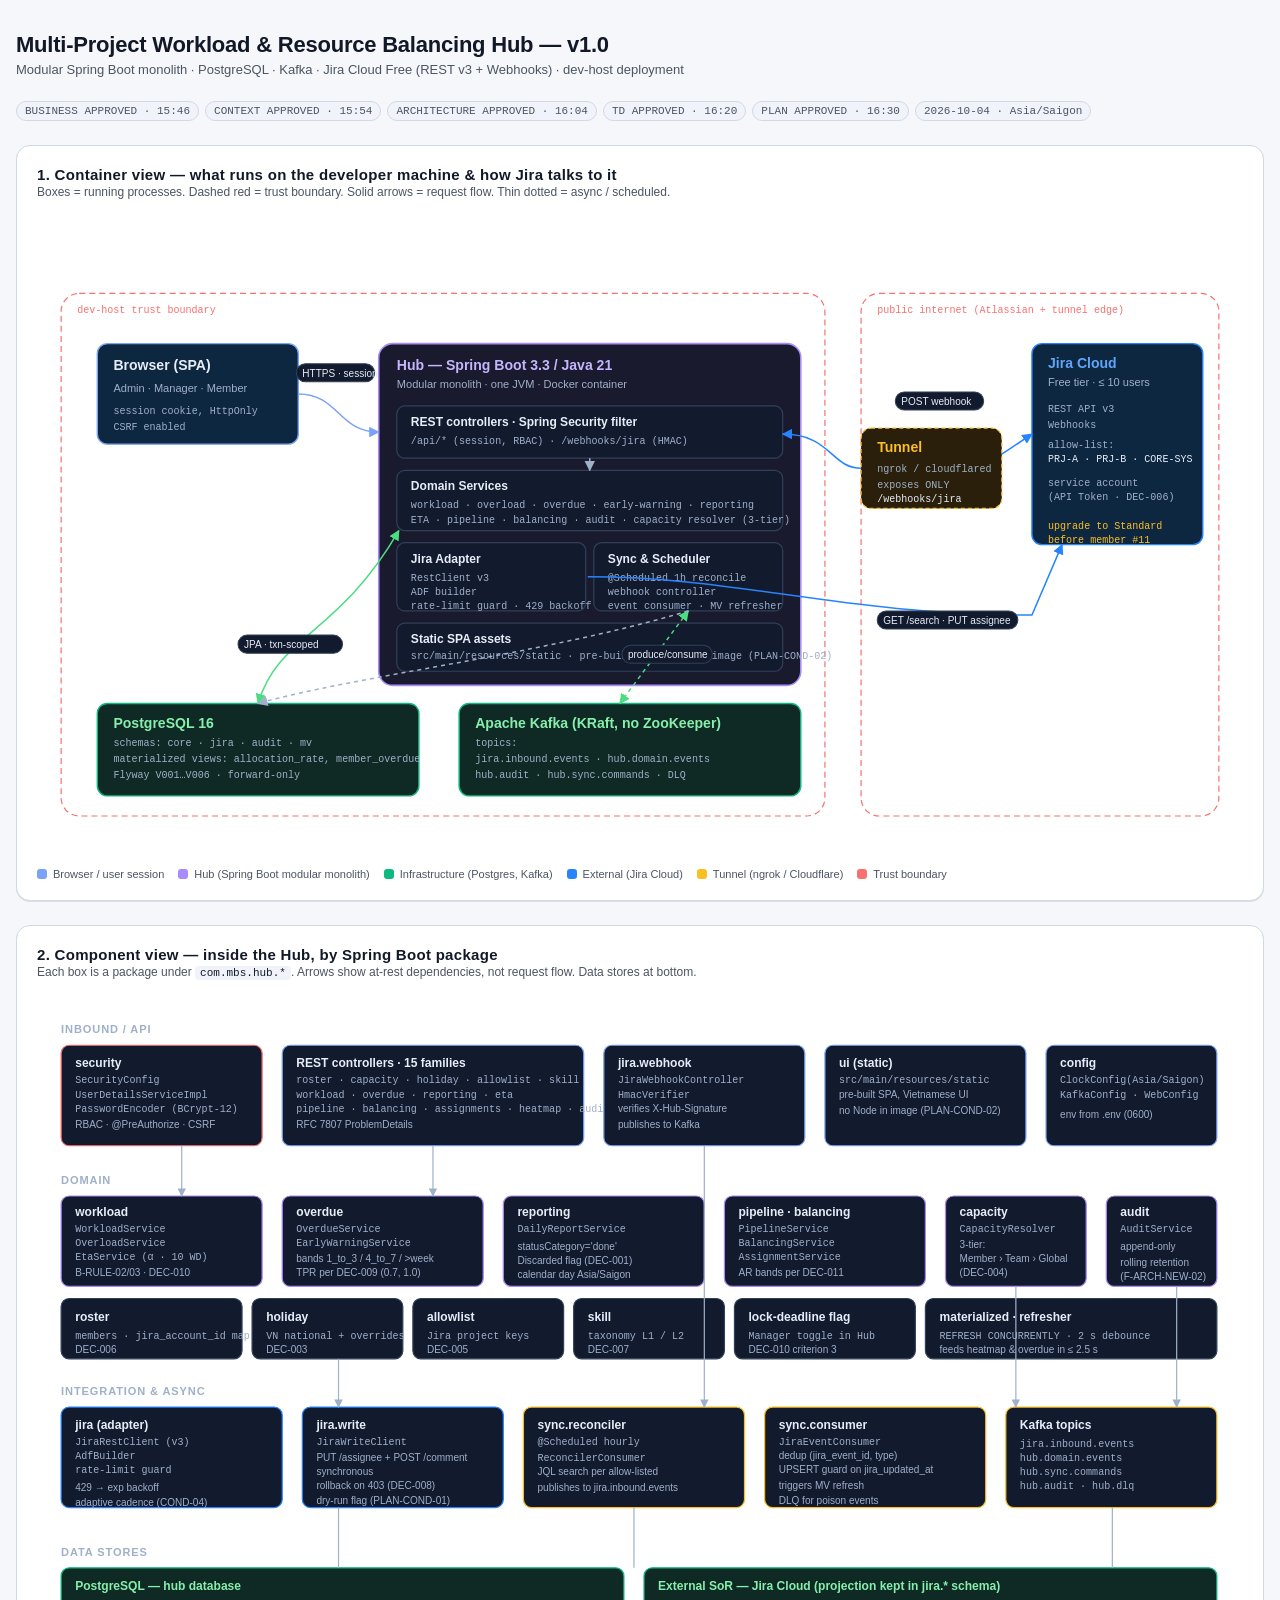
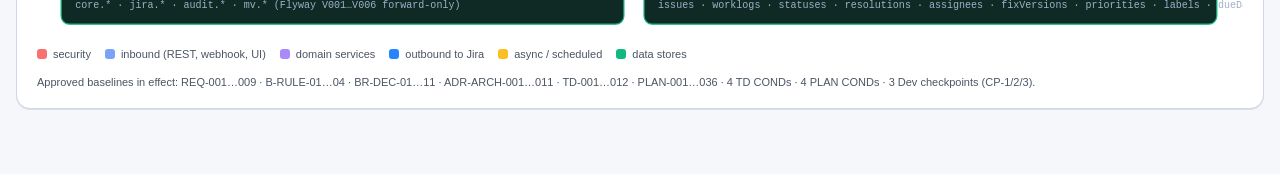
<file: 02-ARCHITECTURE_FINAL/architecture-diagram.html>
<!doctype html>
<html lang="vi">
<head>
<meta charset="utf-8">
<meta name="viewport" content="width=device-width, initial-scale=1">
<title>Workload Hub — Architecture</title>
<style>
  :root {
    --bg: #0b1220;
    --panel: #121a2e;
    --panel-2: #1a2541;
    --ink: #e6edf7;
    --ink-dim: #9fb0c9;
    --accent: #7aa2f7;
    --ok: #4ade80;
    --warn: #fbbf24;
    --danger: #f87171;
    --jira: #2684ff;
    --kafka: #ff6b35;
    --postgres: #336791;
    --hub: #a78bfa;
    --line: #314058;
    --mono: ui-monospace, SFMono-Regular, Menlo, Consolas, monospace;
    --sans: -apple-system, BlinkMacSystemFont, "Segoe UI", Roboto, "Helvetica Neue", Arial, sans-serif;
  }
  :root:not([data-theme="dark"]) {
    @media (prefers-color-scheme: light) {
      --bg:#f6f7fb; --panel:#ffffff; --panel-2:#f0f3fa;
      --ink:#111827; --ink-dim:#4b5563; --line:#d1d9e6;
    }
  }
  :root[data-theme="light"] {
    --bg:#f6f7fb; --panel:#ffffff; --panel-2:#f0f3fa;
    --ink:#111827; --ink-dim:#4b5563; --line:#d1d9e6;
  }
  html,body { margin:0; padding:0; background:var(--bg); color:var(--ink); font-family:var(--sans); }
  main { max-width: 1280px; margin: 32px auto 64px; padding: 0 16px; }
  header h1 { font-size: 22px; margin: 0 0 4px; letter-spacing: -0.01em; }
  header .sub { color: var(--ink-dim); font-size: 13px; margin-bottom: 24px; }
  header .baselines { display: flex; flex-wrap: wrap; gap: 6px; margin: 10px 0 24px; }
  header .baselines span { background: var(--panel-2); border: 1px solid var(--line); color: var(--ink-dim); padding: 3px 8px; border-radius: 999px; font-size: 11px; font-family: var(--mono); }
  section { background: var(--panel); border: 1px solid var(--line); border-radius: 14px; padding: 20px; margin-bottom: 24px; box-shadow: 0 1px 0 rgba(0,0,0,0.1); }
  section h2 { font-size: 15px; margin: 0 0 2px; letter-spacing: 0.02em; }
  section .caption { color: var(--ink-dim); font-size: 12px; margin-bottom: 14px; }
  .svg-wrap { overflow-x: auto; }
  svg { display: block; width: 100%; height: auto; }
  .legend { display: flex; flex-wrap: wrap; gap: 14px; margin-top: 12px; font-size: 11px; color: var(--ink-dim); }
  .legend .chip { display: inline-flex; align-items: center; gap: 6px; }
  .legend .sw { width: 10px; height: 10px; border-radius: 3px; display:inline-block; }
  footer { color: var(--ink-dim); font-size: 11px; margin-top: 16px; }
  code { font-family: var(--mono); font-size: 11px; color: var(--ink); background: var(--panel-2); padding: 1px 5px; border-radius: 4px; }
</style>
</head>
<body>
<main>
  <header>
    <h1>Multi-Project Workload &amp; Resource Balancing Hub — v1.0</h1>
    <div class="sub">Modular Spring Boot monolith · PostgreSQL · Kafka · Jira Cloud Free (REST v3 + Webhooks) · dev-host deployment</div>
    <div class="baselines">
      <span>BUSINESS APPROVED · 15:46</span>
      <span>CONTEXT APPROVED · 15:54</span>
      <span>ARCHITECTURE APPROVED · 16:04</span>
      <span>TD APPROVED · 16:20</span>
      <span>PLAN APPROVED · 16:30</span>
      <span>2026-10-04 · Asia/Saigon</span>
    </div>
  </header>

  <!-- =============================================================== -->
  <!-- DIAGRAM 1 — CONTAINER VIEW                                      -->
  <!-- =============================================================== -->
  <section>
    <h2>1. Container view — what runs on the developer machine &amp; how Jira talks to it</h2>
    <div class="caption">Boxes = running processes. Dashed red = trust boundary. Solid arrows = request flow. Thin dotted = async / scheduled.</div>
    <div class="svg-wrap">
<svg viewBox="0 0 1200 640" xmlns="http://www.w3.org/2000/svg" role="img" aria-label="Container view">
  <defs>
    <marker id="arr" viewBox="0 0 10 10" refX="9" refY="5" markerWidth="7" markerHeight="7" orient="auto-start-reverse">
      <path d="M0,0 L10,5 L0,10 z" fill="#9fb0c9"/>
    </marker>
    <marker id="arrAccent" viewBox="0 0 10 10" refX="9" refY="5" markerWidth="7" markerHeight="7" orient="auto-start-reverse">
      <path d="M0,0 L10,5 L0,10 z" fill="#7aa2f7"/>
    </marker>
    <marker id="arrOk" viewBox="0 0 10 10" refX="9" refY="5" markerWidth="7" markerHeight="7" orient="auto-start-reverse">
      <path d="M0,0 L10,5 L0,10 z" fill="#4ade80"/>
    </marker>
    <marker id="arrJira" viewBox="0 0 10 10" refX="9" refY="5" markerWidth="7" markerHeight="7" orient="auto-start-reverse">
      <path d="M0,0 L10,5 L0,10 z" fill="#2684ff"/>
    </marker>
  </defs>

  <style>
    .box { fill: #121a2e; stroke: #314058; stroke-width: 1.2; }
    .box.hub { fill: #1a1a2e; stroke: #a78bfa; stroke-width: 1.6; }
    .box.ext { fill: #0e2740; stroke: #2684ff; stroke-width: 1.4; }
    .box.infra { fill: #0f2a24; stroke: #10b981; stroke-width: 1.4; }
    .box.tunnel { fill: #2a1f0b; stroke: #fbbf24; stroke-width: 1.2; stroke-dasharray: 4 3; }
    .box.browser { fill: #0e2740; stroke: #7aa2f7; stroke-width: 1.4; }
    .title { font: 600 14px -apple-system, BlinkMacSystemFont, "Segoe UI", Roboto, sans-serif; fill: #e6edf7; }
    .sub { font: 500 11px -apple-system, BlinkMacSystemFont, "Segoe UI", Roboto, sans-serif; fill: #9fb0c9; }
    .mono { font: 10px ui-monospace, SFMono-Regular, Menlo, Consolas, monospace; fill: #9fb0c9; }
    .mono-ink { font: 10px ui-monospace, SFMono-Regular, Menlo, Consolas, monospace; fill: #e6edf7; }
    .line { stroke: #9fb0c9; stroke-width: 1.5; fill: none; }
    .line.accent { stroke: #7aa2f7; }
    .line.ok { stroke: #4ade80; }
    .line.jira { stroke: #2684ff; }
    .line.dotted { stroke-dasharray: 4 4; }
    .trust { stroke: #f87171; stroke-dasharray: 6 4; fill: none; stroke-width: 1.2; }
    .lbl-pill { fill: #121a2e; stroke: #314058; stroke-width: 1; }
    .lbl-pill-text { font: 500 10px -apple-system, BlinkMacSystemFont, "Segoe UI", Roboto, sans-serif; fill: #e6edf7; }
  </style>

  <!-- Trust boundary: dev host -->
  <rect x="24" y="80" width="760" height="520" rx="18" class="trust"/>
  <text x="40" y="100" class="mono" style="fill:#f87171">dev-host trust boundary</text>

  <!-- Trust boundary: public internet -->
  <rect x="820" y="80" width="356" height="520" rx="18" class="trust"/>
  <text x="836" y="100" class="mono" style="fill:#f87171">public internet (Atlassian + tunnel edge)</text>

  <!-- Browser -->
  <g>
    <rect x="60" y="130" width="200" height="100" rx="10" class="box browser"/>
    <text x="76" y="156" class="title">Browser (SPA)</text>
    <text x="76" y="178" class="sub">Admin · Manager · Member</text>
    <text x="76" y="200" class="mono">session cookie, HttpOnly</text>
    <text x="76" y="216" class="mono">CSRF enabled</text>
  </g>

  <!-- Hub (big box) -->
  <g>
    <rect x="340" y="130" width="420" height="340" rx="14" class="box hub"/>
    <text x="358" y="156" class="title" style="fill:#c4b5fd">Hub — Spring Boot 3.3 / Java 21</text>
    <text x="358" y="174" class="sub">Modular monolith · one JVM · Docker container</text>

    <!-- Inside: REST + Security -->
    <rect x="358" y="192" width="384" height="52" rx="8" class="box"/>
    <text x="372" y="212" class="title" style="font-size:12px">REST controllers · Spring Security filter</text>
    <text x="372" y="230" class="mono">/api/* (session, RBAC)   ·   /webhooks/jira (HMAC)</text>

    <!-- Domain -->
    <rect x="358" y="256" width="384" height="60" rx="8" class="box"/>
    <text x="372" y="276" class="title" style="font-size:12px">Domain Services</text>
    <text x="372" y="294" class="mono">workload · overload · overdue · early-warning · reporting</text>
    <text x="372" y="308" class="mono">ETA · pipeline · balancing · audit · capacity resolver (3-tier)</text>

    <!-- Jira adapter -->
    <rect x="358" y="328" width="188" height="68" rx="8" class="box"/>
    <text x="372" y="348" class="title" style="font-size:12px">Jira Adapter</text>
    <text x="372" y="366" class="mono">RestClient v3</text>
    <text x="372" y="380" class="mono">ADF builder</text>
    <text x="372" y="394" class="mono">rate-limit guard · 429 backoff</text>

    <!-- Scheduler + Kafka wiring -->
    <rect x="554" y="328" width="188" height="68" rx="8" class="box"/>
    <text x="568" y="348" class="title" style="font-size:12px">Sync &amp; Scheduler</text>
    <text x="568" y="366" class="mono">@Scheduled 1h reconcile</text>
    <text x="568" y="380" class="mono">webhook controller</text>
    <text x="568" y="394" class="mono">event consumer · MV refresher</text>

    <!-- Static UI assets -->
    <rect x="358" y="408" width="384" height="48" rx="8" class="box"/>
    <text x="372" y="428" class="title" style="font-size:12px">Static SPA assets</text>
    <text x="372" y="444" class="mono">src/main/resources/static · pre-built, no Node in image (PLAN-COND-02)</text>
  </g>

  <!-- Postgres -->
  <g>
    <rect x="60" y="488" width="320" height="92" rx="10" class="box infra"/>
    <text x="76" y="512" class="title" style="fill:#86efac">PostgreSQL 16</text>
    <text x="76" y="530" class="mono">schemas: core · jira · audit · mv</text>
    <text x="76" y="546" class="mono">materialized views: allocation_rate, member_overdue</text>
    <text x="76" y="562" class="mono">Flyway V001…V006 · forward-only</text>
  </g>

  <!-- Kafka -->
  <g>
    <rect x="420" y="488" width="340" height="92" rx="10" class="box infra"/>
    <text x="436" y="512" class="title" style="fill:#86efac">Apache Kafka (KRaft, no ZooKeeper)</text>
    <text x="436" y="530" class="mono">topics:</text>
    <text x="436" y="546" class="mono">jira.inbound.events · hub.domain.events</text>
    <text x="436" y="562" class="mono">hub.audit · hub.sync.commands · DLQ</text>
  </g>

  <!-- Tunnel -->
  <g>
    <rect x="820" y="214" width="140" height="80" rx="10" class="box tunnel"/>
    <text x="836" y="238" class="title" style="fill:#fbbf24">Tunnel</text>
    <text x="836" y="258" class="mono">ngrok / cloudflared</text>
    <text x="836" y="274" class="mono">exposes ONLY</text>
    <text x="836" y="288" class="mono-ink">/webhooks/jira</text>
  </g>

  <!-- Jira Cloud -->
  <g>
    <rect x="990" y="130" width="170" height="200" rx="10" class="box ext"/>
    <text x="1006" y="154" class="title" style="fill:#60a5fa">Jira Cloud</text>
    <text x="1006" y="172" class="sub">Free tier · ≤ 10 users</text>
    <text x="1006" y="198" class="mono">REST API v3</text>
    <text x="1006" y="214" class="mono">Webhooks</text>
    <text x="1006" y="234" class="mono">allow-list:</text>
    <text x="1006" y="248" class="mono-ink">PRJ-A · PRJ-B · CORE-SYS</text>
    <text x="1006" y="272" class="mono">service account</text>
    <text x="1006" y="286" class="mono">(API Token · DEC-006)</text>
    <text x="1006" y="314" class="mono" style="fill:#fbbf24">upgrade to Standard</text>
    <text x="1006" y="328" class="mono" style="fill:#fbbf24">before member #11</text>
  </g>

  <!-- Arrows -->
  <!-- Browser → Hub REST -->
  <path d="M 260 180 C 300 180, 300 218, 340 218" class="line accent" marker-end="url(#arrAccent)"/>
  <g><rect x="258" y="150" width="78" height="18" rx="9" class="lbl-pill"/><text x="264" y="163" class="lbl-pill-text">HTTPS · session</text></g>

  <!-- Hub REST ↔ Domain -->
  <path d="M 550 244 L 550 256" class="line" marker-end="url(#arr)"/>

  <!-- Domain ↔ Postgres -->
  <path d="M 360 316 C 300 420, 240 420, 220 488" class="line ok" marker-end="url(#arrOk)" marker-start="url(#arrOk)"/>
  <g><rect x="200" y="420" width="104" height="18" rx="9" class="lbl-pill"/><text x="206" y="433" class="lbl-pill-text">JPA · txn-scoped</text></g>

  <!-- Sync ↔ Kafka -->
  <path d="M 648 396 L 580 488" class="line ok dotted" marker-end="url(#arrOk)" marker-start="url(#arrOk)"/>
  <g><rect x="582" y="430" width="90" height="18" rx="9" class="lbl-pill"/><text x="588" y="443" class="lbl-pill-text">produce/consume</text></g>

  <!-- Jira → Tunnel → Webhook -->
  <path d="M 990 220 L 960 240" class="line jira" marker-start="url(#arrJira)"/>
  <path d="M 820 254 C 790 254, 790 220, 742 220" class="line jira" marker-end="url(#arrJira)"/>
  <g><rect x="854" y="178" width="88" height="18" rx="9" class="lbl-pill"/><text x="860" y="191" class="lbl-pill-text">POST webhook</text></g>

  <!-- Hub Jira Adapter → Jira Cloud -->
  <path d="M 548 362 C 700 362, 800 400, 990 400 L 1020 330" class="line jira" marker-end="url(#arrJira)"/>
  <g><rect x="836" y="396" width="140" height="18" rx="9" class="lbl-pill"/><text x="842" y="409" class="lbl-pill-text">GET /search · PUT assignee</text></g>

  <!-- MV refresh (internal) -->
  <path d="M 648 396 C 500 440, 320 460, 220 488" class="line dotted" marker-end="url(#arr)"/>

</svg>
    </div>
    <div class="legend">
      <span class="chip"><span class="sw" style="background:#7aa2f7"></span>Browser / user session</span>
      <span class="chip"><span class="sw" style="background:#a78bfa"></span>Hub (Spring Boot modular monolith)</span>
      <span class="chip"><span class="sw" style="background:#10b981"></span>Infrastructure (Postgres, Kafka)</span>
      <span class="chip"><span class="sw" style="background:#2684ff"></span>External (Jira Cloud)</span>
      <span class="chip"><span class="sw" style="background:#fbbf24"></span>Tunnel (ngrok / Cloudflare)</span>
      <span class="chip"><span class="sw" style="background:#f87171"></span>Trust boundary</span>
    </div>
  </section>

  <!-- =============================================================== -->
  <!-- DIAGRAM 2 — COMPONENT VIEW                                      -->
  <!-- =============================================================== -->
  <section>
    <h2>2. Component view — inside the Hub, by Spring Boot package</h2>
    <div class="caption">Each box is a package under <code>com.mbs.hub.*</code>. Arrows show at-rest dependencies, not request flow. Data stores at bottom.</div>
    <div class="svg-wrap">
<svg viewBox="0 0 1200 640" xmlns="http://www.w3.org/2000/svg" role="img" aria-label="Component view">
  <defs>
    <marker id="c-arr" viewBox="0 0 10 10" refX="9" refY="5" markerWidth="7" markerHeight="7" orient="auto-start-reverse">
      <path d="M0,0 L10,5 L0,10 z" fill="#9fb0c9"/>
    </marker>
  </defs>
  <style>
    .c-box { fill: #121a2e; stroke: #314058; stroke-width: 1.2; }
    .c-box.inbound { stroke: #7aa2f7; }
    .c-box.outbound { stroke: #2684ff; }
    .c-box.domain { stroke: #a78bfa; }
    .c-box.security { stroke: #f87171; }
    .c-box.data { stroke: #10b981; fill:#0f2a24; }
    .c-box.async { stroke: #fbbf24; }
    .c-title { font: 600 12px -apple-system, BlinkMacSystemFont, "Segoe UI", Roboto, sans-serif; fill: #e6edf7; }
    .c-pkg { font: 10px ui-monospace, SFMono-Regular, Menlo, Consolas, monospace; fill: #9fb0c9; }
    .c-note { font: 10px -apple-system, BlinkMacSystemFont, "Segoe UI", Roboto, sans-serif; fill: #9fb0c9; }
    .c-line { stroke: #9fb0c9; stroke-width: 1.2; fill: none; }
    .c-section-title { font: 700 11px -apple-system, BlinkMacSystemFont, "Segoe UI", Roboto, sans-serif; fill: #9fb0c9; letter-spacing: 0.08em; }
  </style>

  <!-- Section bands -->
  <text x="24" y="40" class="c-section-title">INBOUND / API</text>
  <text x="24" y="190" class="c-section-title">DOMAIN</text>
  <text x="24" y="400" class="c-section-title">INTEGRATION &amp; ASYNC</text>
  <text x="24" y="560" class="c-section-title">DATA STORES</text>

  <!-- Inbound / API row -->
  <g>
    <rect x="24" y="52" width="200" height="100" rx="8" class="c-box security"/>
    <text x="38" y="74" class="c-title">security</text>
    <text x="38" y="90" class="c-pkg">SecurityConfig</text>
    <text x="38" y="104" class="c-pkg">UserDetailsServiceImpl</text>
    <text x="38" y="118" class="c-pkg">PasswordEncoder (BCrypt-12)</text>
    <text x="38" y="134" class="c-note">RBAC · @PreAuthorize · CSRF</text>
  </g>
  <g>
    <rect x="244" y="52" width="300" height="100" rx="8" class="c-box inbound"/>
    <text x="258" y="74" class="c-title">REST controllers · 15 families</text>
    <text x="258" y="90" class="c-pkg">roster · capacity · holiday · allowlist · skill</text>
    <text x="258" y="104" class="c-pkg">workload · overdue · reporting · eta</text>
    <text x="258" y="118" class="c-pkg">pipeline · balancing · assignments · heatmap · audit · auth</text>
    <text x="258" y="134" class="c-note">RFC 7807 ProblemDetails</text>
  </g>
  <g>
    <rect x="564" y="52" width="200" height="100" rx="8" class="c-box inbound"/>
    <text x="578" y="74" class="c-title">jira.webhook</text>
    <text x="578" y="90" class="c-pkg">JiraWebhookController</text>
    <text x="578" y="104" class="c-pkg">HmacVerifier</text>
    <text x="578" y="118" class="c-note">verifies X-Hub-Signature</text>
    <text x="578" y="134" class="c-note">publishes to Kafka</text>
  </g>
  <g>
    <rect x="784" y="52" width="200" height="100" rx="8" class="c-box inbound"/>
    <text x="798" y="74" class="c-title">ui (static)</text>
    <text x="798" y="90" class="c-pkg">src/main/resources/static</text>
    <text x="798" y="104" class="c-note">pre-built SPA, Vietnamese UI</text>
    <text x="798" y="120" class="c-note">no Node in image (PLAN-COND-02)</text>
  </g>
  <g>
    <rect x="1004" y="52" width="170" height="100" rx="8" class="c-box inbound"/>
    <text x="1018" y="74" class="c-title">config</text>
    <text x="1018" y="90" class="c-pkg">ClockConfig(Asia/Saigon)</text>
    <text x="1018" y="104" class="c-pkg">KafkaConfig · WebConfig</text>
    <text x="1018" y="124" class="c-note">env from .env (0600)</text>
  </g>

  <!-- Domain row -->
  <g>
    <rect x="24" y="202" width="200" height="90" rx="8" class="c-box domain"/>
    <text x="38" y="222" class="c-title">workload</text>
    <text x="38" y="238" class="c-pkg">WorkloadService</text>
    <text x="38" y="252" class="c-pkg">OverloadService</text>
    <text x="38" y="266" class="c-pkg">EtaService (α · 10 WD)</text>
    <text x="38" y="282" class="c-note">B-RULE-02/03 · DEC-010</text>
  </g>
  <g>
    <rect x="244" y="202" width="200" height="90" rx="8" class="c-box domain"/>
    <text x="258" y="222" class="c-title">overdue</text>
    <text x="258" y="238" class="c-pkg">OverdueService</text>
    <text x="258" y="252" class="c-pkg">EarlyWarningService</text>
    <text x="258" y="268" class="c-note">bands 1_to_3 / 4_to_7 / &gt;week</text>
    <text x="258" y="282" class="c-note">TPR per DEC-009 (0.7, 1.0)</text>
  </g>
  <g>
    <rect x="464" y="202" width="200" height="90" rx="8" class="c-box domain"/>
    <text x="478" y="222" class="c-title">reporting</text>
    <text x="478" y="238" class="c-pkg">DailyReportService</text>
    <text x="478" y="256" class="c-note">statusCategory='done'</text>
    <text x="478" y="270" class="c-note">Discarded flag (DEC-001)</text>
    <text x="478" y="284" class="c-note">calendar day Asia/Saigon</text>
  </g>
  <g>
    <rect x="684" y="202" width="200" height="90" rx="8" class="c-box domain"/>
    <text x="698" y="222" class="c-title">pipeline · balancing</text>
    <text x="698" y="238" class="c-pkg">PipelineService</text>
    <text x="698" y="252" class="c-pkg">BalancingService</text>
    <text x="698" y="266" class="c-pkg">AssignmentService</text>
    <text x="698" y="282" class="c-note">AR bands per DEC-011</text>
  </g>
  <g>
    <rect x="904" y="202" width="140" height="90" rx="8" class="c-box domain"/>
    <text x="918" y="222" class="c-title">capacity</text>
    <text x="918" y="238" class="c-pkg">CapacityResolver</text>
    <text x="918" y="254" class="c-note">3-tier:</text>
    <text x="918" y="268" class="c-note">Member › Team › Global</text>
    <text x="918" y="282" class="c-note">(DEC-004)</text>
  </g>
  <g>
    <rect x="1064" y="202" width="110" height="90" rx="8" class="c-box domain"/>
    <text x="1078" y="222" class="c-title">audit</text>
    <text x="1078" y="238" class="c-pkg">AuditService</text>
    <text x="1078" y="256" class="c-note">append-only</text>
    <text x="1078" y="272" class="c-note">rolling retention</text>
    <text x="1078" y="286" class="c-note">(F-ARCH-NEW-02)</text>
  </g>

  <!-- Core small boxes row -->
  <g>
    <rect x="24" y="304" width="180" height="60" rx="8" class="c-box"/>
    <text x="38" y="326" class="c-title">roster</text>
    <text x="38" y="344" class="c-pkg">members · jira_account_id map</text>
    <text x="38" y="358" class="c-note">DEC-006</text>
  </g>
  <g>
    <rect x="214" y="304" width="150" height="60" rx="8" class="c-box"/>
    <text x="228" y="326" class="c-title">holiday</text>
    <text x="228" y="344" class="c-pkg">VN national + overrides</text>
    <text x="228" y="358" class="c-note">DEC-003</text>
  </g>
  <g>
    <rect x="374" y="304" width="150" height="60" rx="8" class="c-box"/>
    <text x="388" y="326" class="c-title">allowlist</text>
    <text x="388" y="344" class="c-pkg">Jira project keys</text>
    <text x="388" y="358" class="c-note">DEC-005</text>
  </g>
  <g>
    <rect x="534" y="304" width="150" height="60" rx="8" class="c-box"/>
    <text x="548" y="326" class="c-title">skill</text>
    <text x="548" y="344" class="c-pkg">taxonomy L1 / L2</text>
    <text x="548" y="358" class="c-note">DEC-007</text>
  </g>
  <g>
    <rect x="694" y="304" width="180" height="60" rx="8" class="c-box"/>
    <text x="708" y="326" class="c-title">lock-deadline flag</text>
    <text x="708" y="344" class="c-pkg">Manager toggle in Hub</text>
    <text x="708" y="358" class="c-note">DEC-010 criterion 3</text>
  </g>
  <g>
    <rect x="884" y="304" width="290" height="60" rx="8" class="c-box"/>
    <text x="898" y="326" class="c-title">materialized · refresher</text>
    <text x="898" y="344" class="c-pkg">REFRESH CONCURRENTLY · 2 s debounce</text>
    <text x="898" y="358" class="c-note">feeds heatmap &amp; overdue in ≤ 2.5 s</text>
  </g>

  <!-- Integration / async row -->
  <g>
    <rect x="24" y="412" width="220" height="100" rx="8" class="c-box outbound"/>
    <text x="38" y="434" class="c-title">jira (adapter)</text>
    <text x="38" y="450" class="c-pkg">JiraRestClient (v3)</text>
    <text x="38" y="464" class="c-pkg">AdfBuilder</text>
    <text x="38" y="478" class="c-pkg">rate-limit guard</text>
    <text x="38" y="496" class="c-note">429 → exp backoff</text>
    <text x="38" y="510" class="c-note">adaptive cadence (COND-04)</text>
  </g>
  <g>
    <rect x="264" y="412" width="200" height="100" rx="8" class="c-box outbound"/>
    <text x="278" y="434" class="c-title">jira.write</text>
    <text x="278" y="450" class="c-pkg">JiraWriteClient</text>
    <text x="278" y="466" class="c-note">PUT /assignee + POST /comment</text>
    <text x="278" y="480" class="c-note">synchronous</text>
    <text x="278" y="494" class="c-note">rollback on 403 (DEC-008)</text>
    <text x="278" y="508" class="c-note">dry-run flag (PLAN-COND-01)</text>
  </g>
  <g>
    <rect x="484" y="412" width="220" height="100" rx="8" class="c-box async"/>
    <text x="498" y="434" class="c-title">sync.reconciler</text>
    <text x="498" y="450" class="c-pkg">@Scheduled hourly</text>
    <text x="498" y="466" class="c-pkg">ReconcilerConsumer</text>
    <text x="498" y="480" class="c-note">JQL search per allow-listed</text>
    <text x="498" y="496" class="c-note">publishes to jira.inbound.events</text>
  </g>
  <g>
    <rect x="724" y="412" width="220" height="100" rx="8" class="c-box async"/>
    <text x="738" y="434" class="c-title">sync.consumer</text>
    <text x="738" y="450" class="c-pkg">JiraEventConsumer</text>
    <text x="738" y="464" class="c-note">dedup (jira_event_id, type)</text>
    <text x="738" y="478" class="c-note">UPSERT guard on jira_updated_at</text>
    <text x="738" y="494" class="c-note">triggers MV refresh</text>
    <text x="738" y="508" class="c-note">DLQ for poison events</text>
  </g>
  <g>
    <rect x="964" y="412" width="210" height="100" rx="8" class="c-box async"/>
    <text x="978" y="434" class="c-title">Kafka topics</text>
    <text x="978" y="452" class="c-pkg">jira.inbound.events</text>
    <text x="978" y="466" class="c-pkg">hub.domain.events</text>
    <text x="978" y="480" class="c-pkg">hub.sync.commands</text>
    <text x="978" y="494" class="c-pkg">hub.audit · hub.dlq</text>
  </g>

  <!-- Data stores -->
  <g>
    <rect x="24" y="572" width="560" height="56" rx="8" class="c-box data"/>
    <text x="38" y="594" class="c-title" style="fill:#86efac">PostgreSQL — hub database</text>
    <text x="38" y="612" class="c-pkg">core.* · jira.* · audit.* · mv.*  (Flyway V001…V006 forward-only)</text>
  </g>
  <g>
    <rect x="604" y="572" width="570" height="56" rx="8" class="c-box data"/>
    <text x="618" y="594" class="c-title" style="fill:#86efac">External SoR — Jira Cloud (projection kept in jira.* schema)</text>
    <text x="618" y="612" class="c-pkg">issues · worklogs · statuses · resolutions · assignees · fixVersions · priorities · labels · dueDate</text>
  </g>

  <!-- Dependency arrows (coarse) -->
  <path d="M 144 152 L 144 202" class="c-line" marker-end="url(#c-arr)"/>
  <path d="M 394 152 L 394 202" class="c-line" marker-end="url(#c-arr)"/>
  <path d="M 664 152 L 664 412" class="c-line" marker-end="url(#c-arr)"/>
  <path d="M 974 292 L 974 412" class="c-line" marker-end="url(#c-arr)"/>
  <path d="M 1134 292 L 1134 412" class="c-line" marker-end="url(#c-arr)"/>
  <path d="M 300 364 L 300 412" class="c-line" marker-end="url(#c-arr)"/>
  <!-- Data edges -->
  <path d="M 300 512 L 300 572" class="c-line"/>
  <path d="M 594 512 L 594 572" class="c-line"/>
  <path d="M 1070 512 L 1070 572" class="c-line"/>

</svg>
    </div>
    <div class="legend">
      <span class="chip"><span class="sw" style="background:#f87171"></span>security</span>
      <span class="chip"><span class="sw" style="background:#7aa2f7"></span>inbound (REST, webhook, UI)</span>
      <span class="chip"><span class="sw" style="background:#a78bfa"></span>domain services</span>
      <span class="chip"><span class="sw" style="background:#2684ff"></span>outbound to Jira</span>
      <span class="chip"><span class="sw" style="background:#fbbf24"></span>async / scheduled</span>
      <span class="chip"><span class="sw" style="background:#10b981"></span>data stores</span>
    </div>
    <footer>
      Approved baselines in effect: REQ-001…009 · B-RULE-01…04 · BR-DEC-01…11 · ADR-ARCH-001…011 · TD-001…012 · PLAN-001…036 · 4 TD CONDs · 4 PLAN CONDs · 3 Dev checkpoints (CP-1/2/3).
    </footer>
  </section>

</main>
</body>
</html>
</file>
